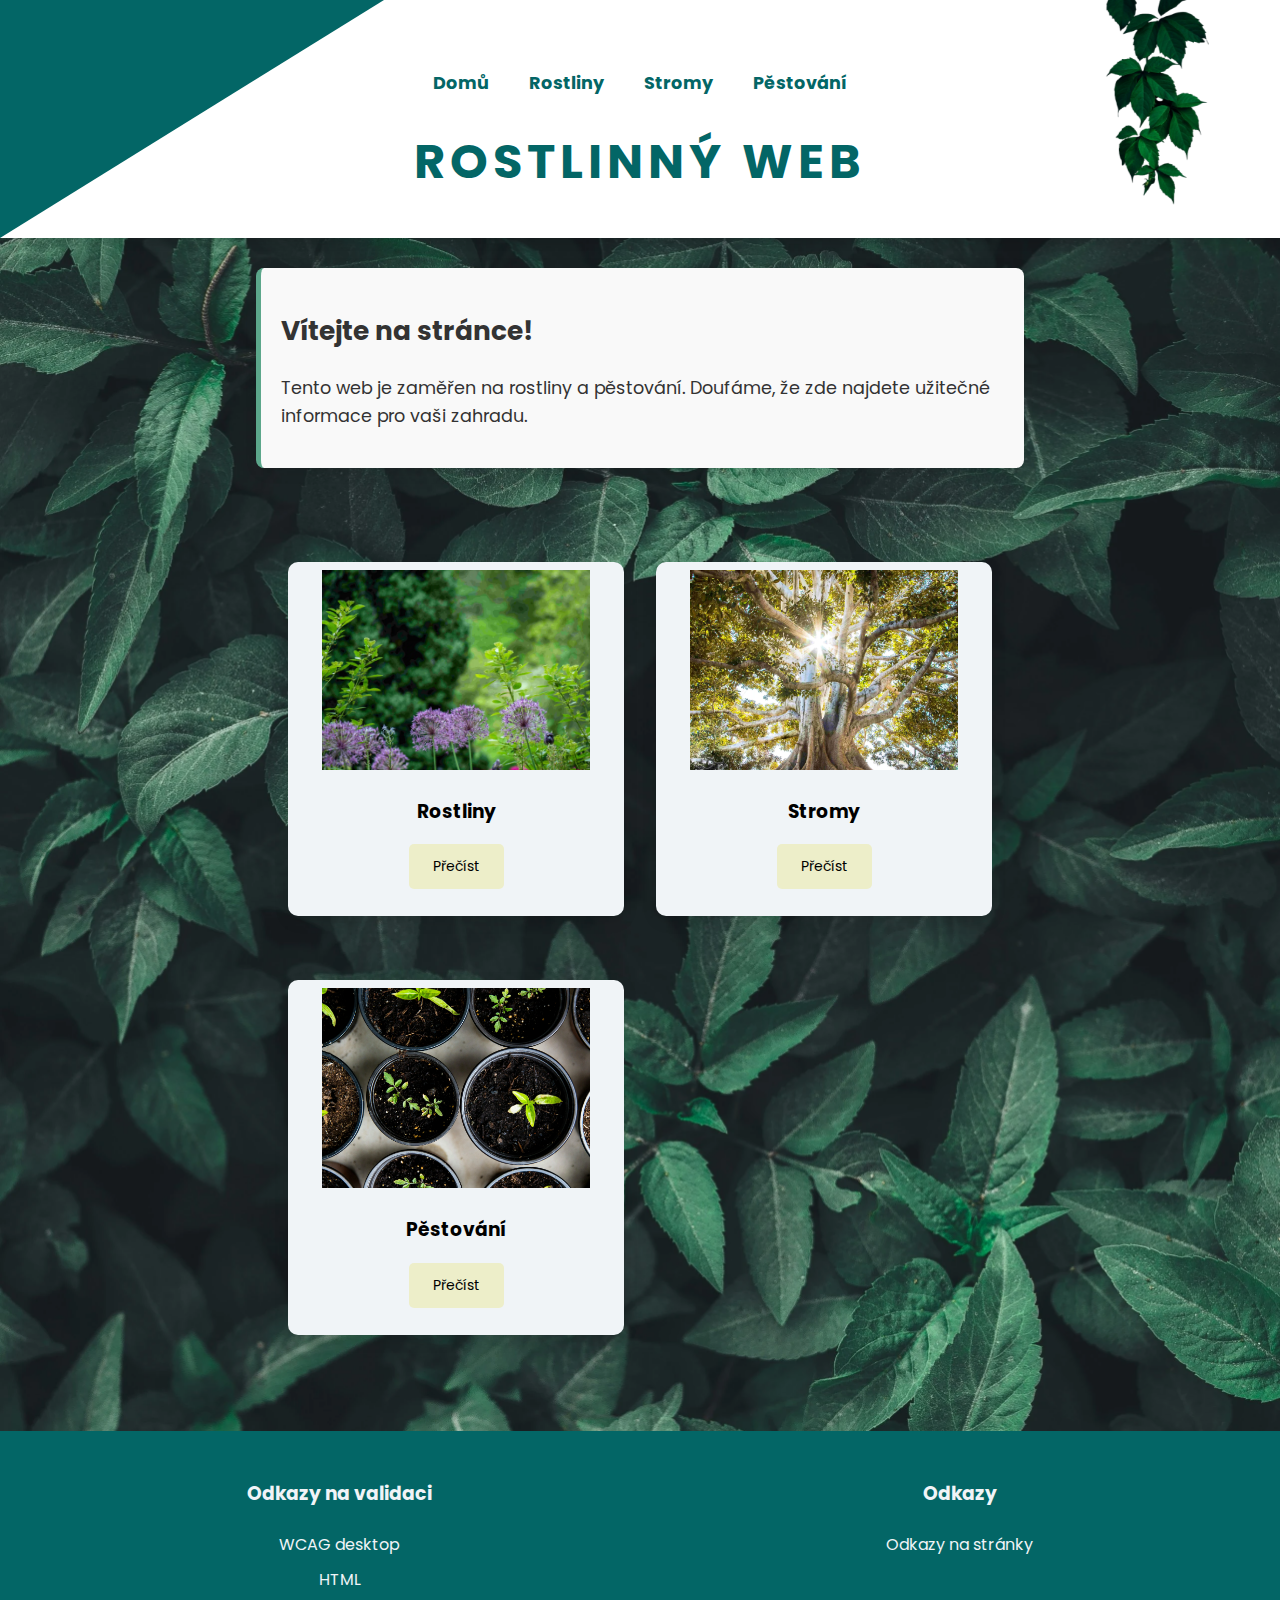
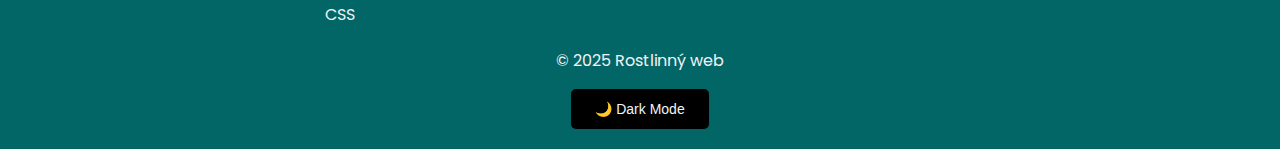
<file: index.html>
<!DOCTYPE html>
<html lang="cs">
<head>
    <meta charset="UTF-8">
    <meta name="viewport" content="width=device-width, initial-scale=1.0">
    <title>Rostlinný web</title>
    <link rel="stylesheet" href="./styles/main.css">
    <link rel="stylesheet" href="./styles/dark_mode.css">
    <script src="./scripts/dark_mode.js"></script>
</head>
<body>
    <header>
        <nav>
            <ul>
                <li><a href="index.html">Domů</a></li>
                <li><a href="rostliny.html">Rostliny</a></li>
                <li><a href="stromy.html">Stromy</a></li>
                <li><a href="pestovani.html">Pěstování</a></li>
            </ul>
        </nav>
        <div class="hero">
            <div class="plant right">
                <img src="./img/listy.png" alt="Popínavá rostlina">
            </div> 
            <h1>Rostlinný web</h1>
        </div>
    </header>
    <div class="container" id="odkazy">
        <div class="text">
            <div>
                <h2>Vítejte na stránce! </h2>
                <p>Tento web je zaměřen na rostliny a pěstování. Doufáme, že zde najdete užitečné informace pro vaši zahradu.</p>
            </div>
        </div>
        <div class="body">
            <div class="grid">
                <div class="box">
                    <figure>
                        <img class="img" alt="Rostliny" src="./img/plants.webp">
                    </figure>
                    <h3>Rostliny</h3>
                    <a href="./rostliny.html" class="btn-read">Přečíst</a>
                </div>
                <div class="box">
                    <figure>
                        <img class="img" alt="Stromy" src="./img/strom.webp">
                    </figure>
                    <h3>Stromy</h3>
                    <a href="./stromy.html" class="btn-read">Přečíst</a>
                </div>
                <div class="box">
                    <figure>
                        <img class="img" alt="Pěstování" src="./img/garden.webp">
                    </figure>
                    <h3>Pěstování</h3>
                    <a class="btn-read" href="pestovani.html">Přečíst</a>
                </div>
            </div>
        </div>       
    </div>
    <footer>
        <div class="footer-container">
            <div class="hrefs">
                <h3>Odkazy na validaci</h3>
                <a href="https://achecks.org/achecker#wcag21aa-desktop,https://alenakamenska.github.io/TWS/index.html">WCAG desktop</a>
                <a href="https://validator.w3.org/nu/?doc=https%3A%2F%2Falenakamenska.github.io%2FTWS%2F">HTML</a>
                <a href="https://jigsaw.w3.org/css-validator/validator?uri=https%3A%2F%2Falenakamenska.github.io%2FTWS%2F&profile=css3svg&usermedium=all&warning=1&vextwarning=&lang=cs">CSS</a>
            </div>
            <div class="hrefs">
                <h3>Odkazy</h3>
                <a href="#odkazy">Odkazy na stránky</a>
            </div>
        </div>
        <p>&copy; 2025 Rostlinný web</p>
        <button class="btn-mode" id="btn-mode">🌙 Dark Mode</button>
    </footer>     
</body>
</html>
</file>
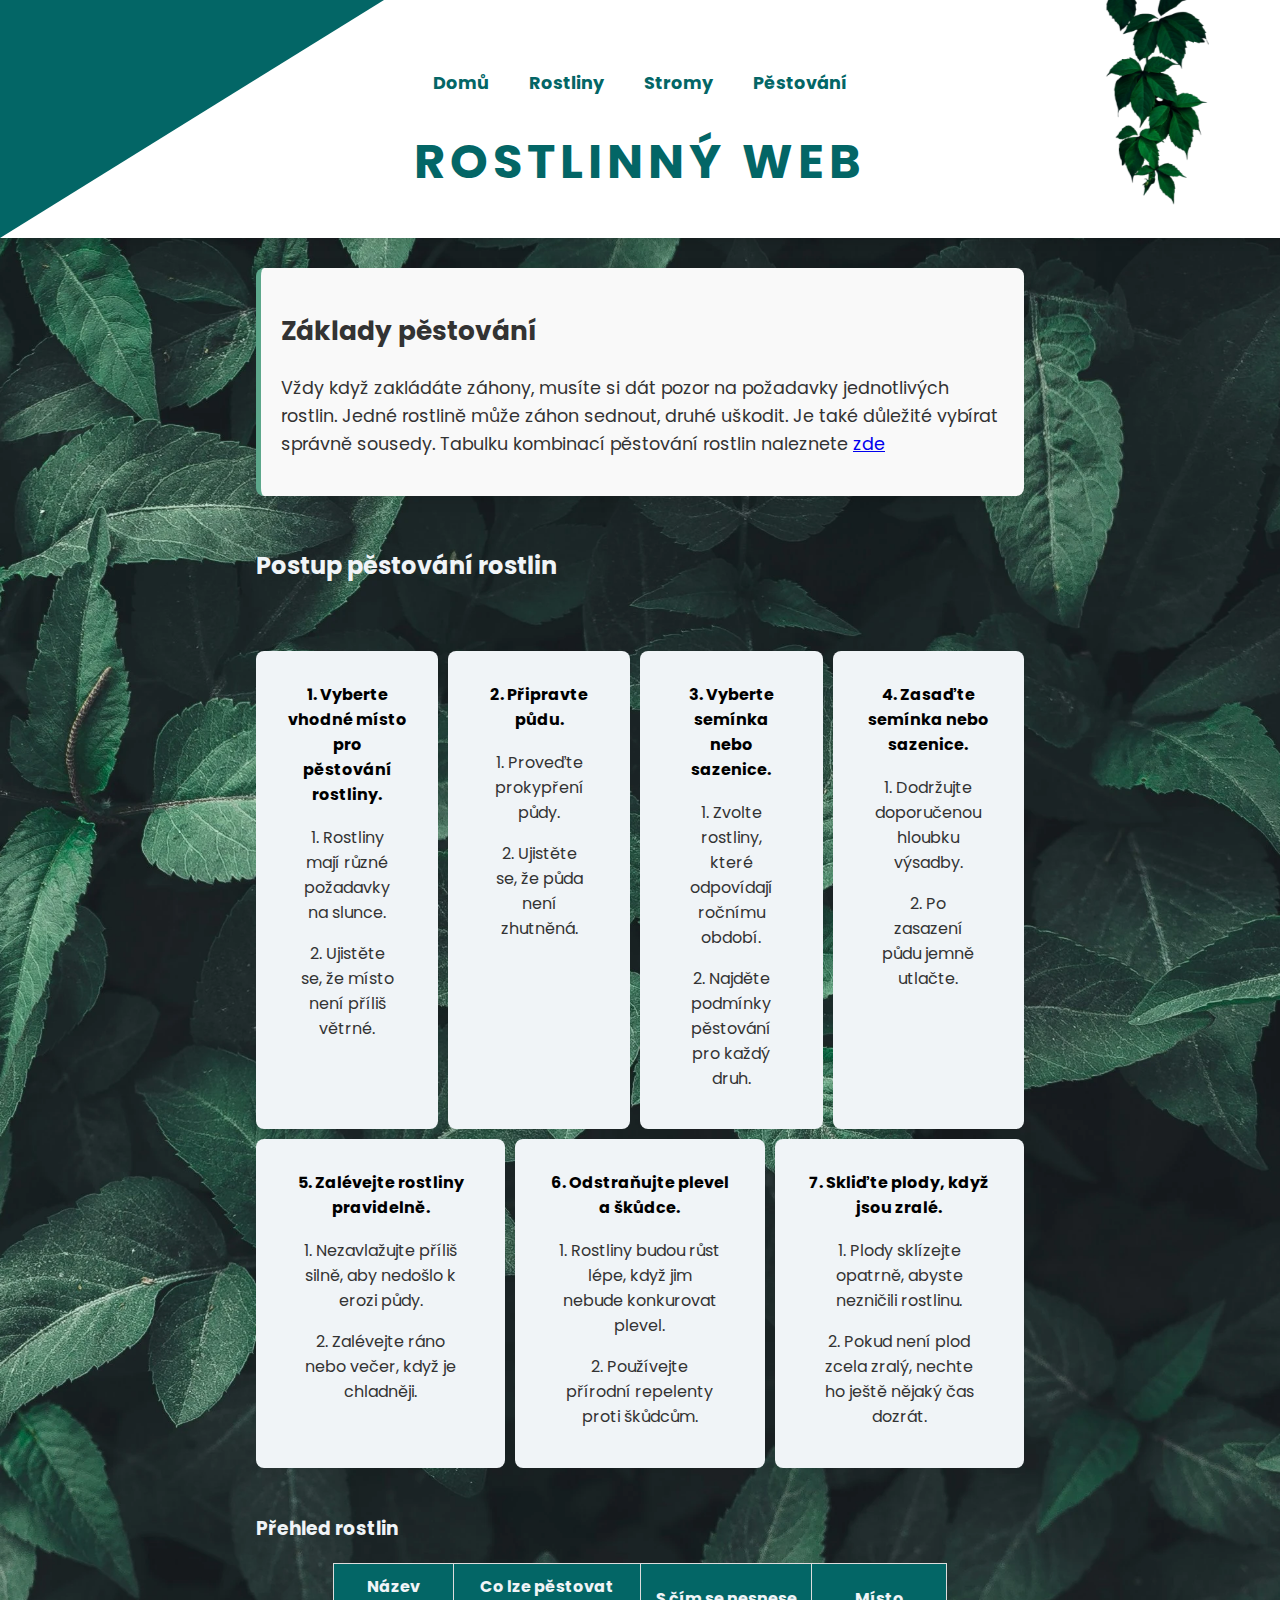
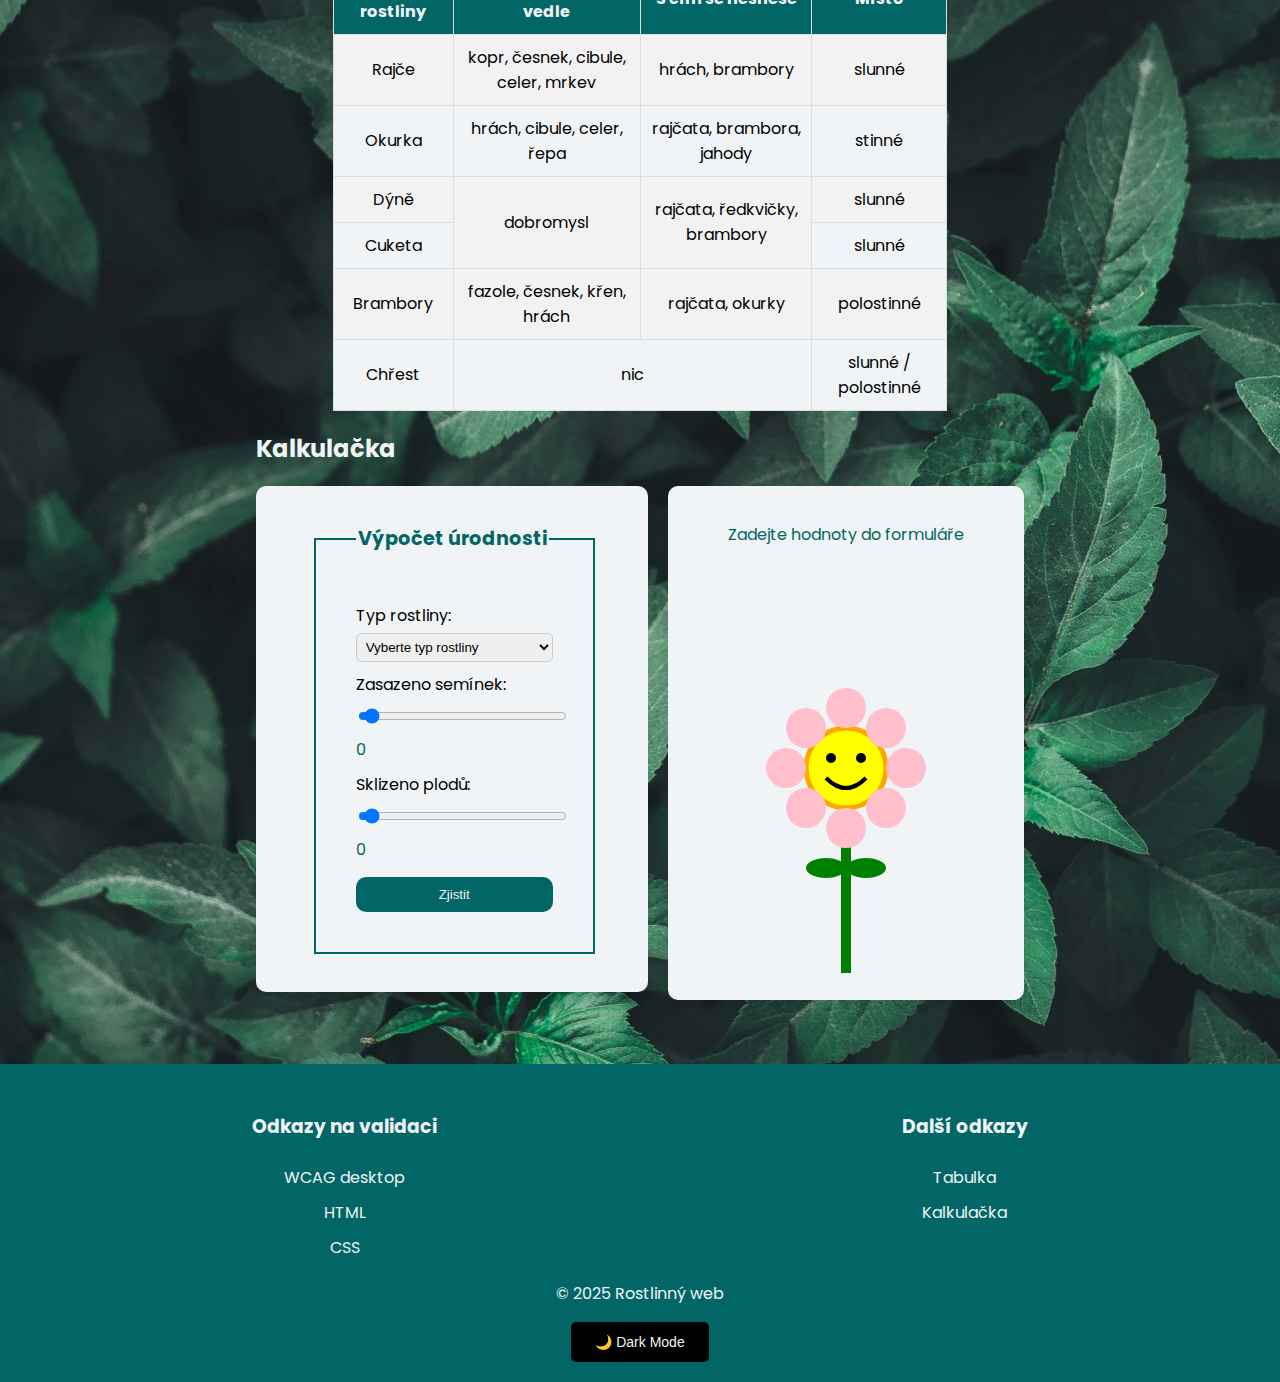
<file: pestovani.html>
<!DOCTYPE html>
<html lang="cs">
<head>
    <meta charset="UTF-8">
    <meta name="viewport" content="width=device-width, initial-scale=1.0">
    <link rel="stylesheet" href="./styles/main.css">
    <link rel="stylesheet" href="./styles/dark_mode.css">
    <script src="./scripts/index.js"></script>
    <script src="./scripts/dark_mode.js"></script>
    <title>Pěstování</title>
</head>
<body>
    <header>
        <nav>
            <ul>
                <li><a href="index.html">Domů</a></li>
                <li><a href="rostliny.html">Rostliny</a></li>
                <li><a href="stromy.html">Stromy</a></li>
                <li><a href="pestovani.html">Pěstování</a></li>
            </ul>
        </nav>
        <div class="hero">
            <div class="plant right">
                <img src="./img/listy.png" alt="Popínavá rostlina">
            </div> 
            <h1>Rostlinný web</h1>
        </div>
    </header>
    <div class="container">
        <div class="text">
            <div>
            <h2>Základy pěstování</h2>
            <p>Vždy když zakládáte záhony, musíte si dát pozor na požadavky jednotlivých rostlin. 
                Jedné rostlině může záhon sednout, druhé uškodit.
                Je také důležité vybírat správně sousedy. Tabulku kombinací pěstování rostlin naleznete <a href="#tabulka">zde</a>
            </p>
        </div>
            <h2>Postup pěstování rostlin</h2>
            <ol>
                <li>Vyberte vhodné místo pro pěstování rostliny.
                    <ol>
                        <li>Rostliny mají různé požadavky na slunce.</li>
                        <li>Ujistěte se, že místo není příliš větrné.</li>
                    </ol>
                </li>
                <li>Připravte půdu.
                    <ol>
                        <li>Proveďte prokypření půdy.</li>
                        <li>Ujistěte se, že půda není zhutněná.</li>
                    </ol>
                </li>
                <li>Vyberte semínka nebo sazenice.
                    <ol>
                        <li>Zvolte rostliny, které odpovídají ročnímu období.</li>
                        <li>Najděte podmínky pěstování pro každý druh.</li>
                    </ol>
                </li>
                <li>Zasaďte semínka nebo sazenice.
                    <ol>
                        <li>Dodržujte doporučenou hloubku výsadby.</li>
                        <li>Po zasazení půdu jemně utlačte.</li>
                    </ol>
                </li>
                <li>Zalévejte rostliny pravidelně.
                    <ol>
                        <li>Nezavlažujte příliš silně, aby nedošlo k erozi půdy.</li>
                        <li>Zalévejte ráno nebo večer, když je chladněji.</li>
                    </ol>
                </li>
                <li>Odstraňujte plevel a škůdce.
                    <ol>
                        <li>Rostliny budou růst lépe, když jim nebude konkurovat plevel.</li>
                        <li>Používejte přírodní repelenty proti škůdcům.</li>
                    </ol>
                </li>
                <li>Skliďte plody, když jsou zralé.
                    <ol>
                        <li>Plody sklízejte opatrně, abyste nezničili rostlinu.</li>
                        <li>Pokud není plod zcela zralý, nechte ho ještě nějaký čas dozrát.</li>
                    </ol>
                </li>
            </ol>
        </div>
        <h3 id="tabulka">Přehled rostlin</h3>
        <div>
            <table>
                <tr>
                    <th>Název rostliny</th>
                    <th>Co lze pěstovat vedle</th>
                    <th>S čím se nesnese</th>
                    <th>Místo</th>
                </tr>
                <tr>
                    <td>Rajče</td>
                    <td>kopr, česnek, cibule, celer, mrkev</td>
                    <td>hrách, brambory</td>
                    <td>slunné</td>
                </tr>
                <tr>
                    <td>Okurka</td>
                    <td>hrách, cibule, celer, řepa</td>
                    <td>rajčata, brambora, jahody</td>
                    <td>stinné</td>
                </tr>
                <tr>
                    <td>Dýně</td>
                    <td rowspan="2">dobromysl</td>
                    <td rowspan="2">rajčata, ředkvičky, brambory</td>
                    <td>slunné</td>
                </tr>
                <tr>
                    <td>Cuketa</td>
                    <td>slunné</td>
                </tr>
                <tr>
                    <td>Brambory</td>
                    <td>fazole, česnek, křen, hrách</td>
                    <td>rajčata, okurky</td>
                    <td>polostinné</td>
                </tr>
                <tr>
                    <td>Chřest</td>
                    <td colspan="2">nic</td>
                    <td>slunné / polostinné</td>
                </tr>
            </table>
        </div>
        <h2 id="kalkulacka">Kalkulačka </h2>
        <div class="calculation">
            <div class="form">
                <form id="urodnostForm">
                    <fieldset>
                        <legend>Výpočet úrodnosti</legend>
                        <label for="typ">Typ rostliny:</label>
                        <select id="typ" name="typ" required>
                            <option value="">Vyberte typ rostliny</option>
                            <option value="rajčata">Rajčata</option>
                            <option value="papriky">Papriky</option>
                            <option value="okurky">Okurky</option>
                            <option value="jahody">Jahody</option>
                        </select>
                        <label for="zasazeno">Zasazeno semínek:</label>
                        <input type="range" id="zasazeno" name="zasazeno" min="0" max="100" step="1" value="0">
                        <span id="zasazenoValue">0</span>
                        <label for="sklizeno">Sklizeno plodů:</label>
                        <input type="range" id="sklizeno" name="sklizeno" min="0" max="100" step="1" value="0">
                        <span id="sklizenoValue">0</span>
                        <button type="submit" class="btn-form">Zjistit</button>
                    </fieldset>
                </form>
            </div>
            <div class="vizualization">
                <p class="result" id="vysledek">Zadejte hodnoty do formuláře</p>
                <svg width="200" height="410" viewBox="0 0 200 200">
                    <!-- Květina -->
                    <g class="flower">
                        <rect x="95" y="140" width="10" height="200" fill="green"/>
                        <ellipse class="leaf" cx="80" cy="200" rx="20" ry="10" fill="green"/>
                        <ellipse class="leaf" cx="120" cy="200" rx="20" ry="10" fill="green"/>
                        <circle cx="100" cy="100" r="40" fill="yellow" stroke="orange" stroke-width="5"/>
                        <circle cx="60" cy="60" r="20" fill="pink"/>
                        <circle cx="140" cy="60" r="20" fill="pink"/>
                        <circle cx="60" cy="140" r="20" fill="pink"/>
                        <circle cx="140" cy="140" r="20" fill="pink"/>
                        <circle cx="100" cy="160" r="20" fill="pink"/>
                        <circle cx="160" cy="100" r="20" fill="pink"/>
                        <circle cx="100" cy="40" r="20" fill="pink"/>
                        <circle cx="40" cy="100" r="20" fill="pink"/>
                    </g>
                   <!-- Obličej -->
                    <g class="face">
                        <circle cx="85" cy="90" r="5" fill="black"/>
                        <circle cx="115" cy="90" r="5" fill="black"/>
                        <path class="smile" d="M80,110 Q100,130 120,110" stroke="black" stroke-width="4" fill="none"/>
                        <path class="frown" d="M80,120 Q100,100 120,120" stroke="black" stroke-width="4" fill="none" style="display: none;"/>
                    </g>
                </svg>          
            </div>
            
        </div>
    </div>
    <footer>
        <div class="footer-container">
            <div class="hrefs">
                <h3>Odkazy na validaci</h3>
                <a href="https://achecks.org/achecker#wcag21aa-desktop,https://alenakamenska.github.io/TWS/pestovani.html">WCAG desktop</a>
                <a href="https://validator.w3.org/nu/?doc=https%3A%2F%2Falenakamenska.github.io%2FTWS%2Fpestovani.html">HTML</a>
                <a href="https://jigsaw.w3.org/css-validator/validator?uri=https%3A%2F%2Falenakamenska.github.io%2FTWS%2Fpestovani.html&profile=css3svg&usermedium=all&warning=1&vextwarning=&lang=cs">CSS</a>
            </div>
            <div class="hrefs">
                <h3>Další odkazy</h3>
                <a href="#tabulka">Tabulka</a>
                <a href="#kalkulacka">Kalkulačka</a>
            </div>
        </div>
        <p>&copy; 2025 Rostlinný web</p>
        <button class="btn-mode" id="btn-mode">🌙 Dark Mode</button>
    </footer>
       
</body>
</html>
</file>
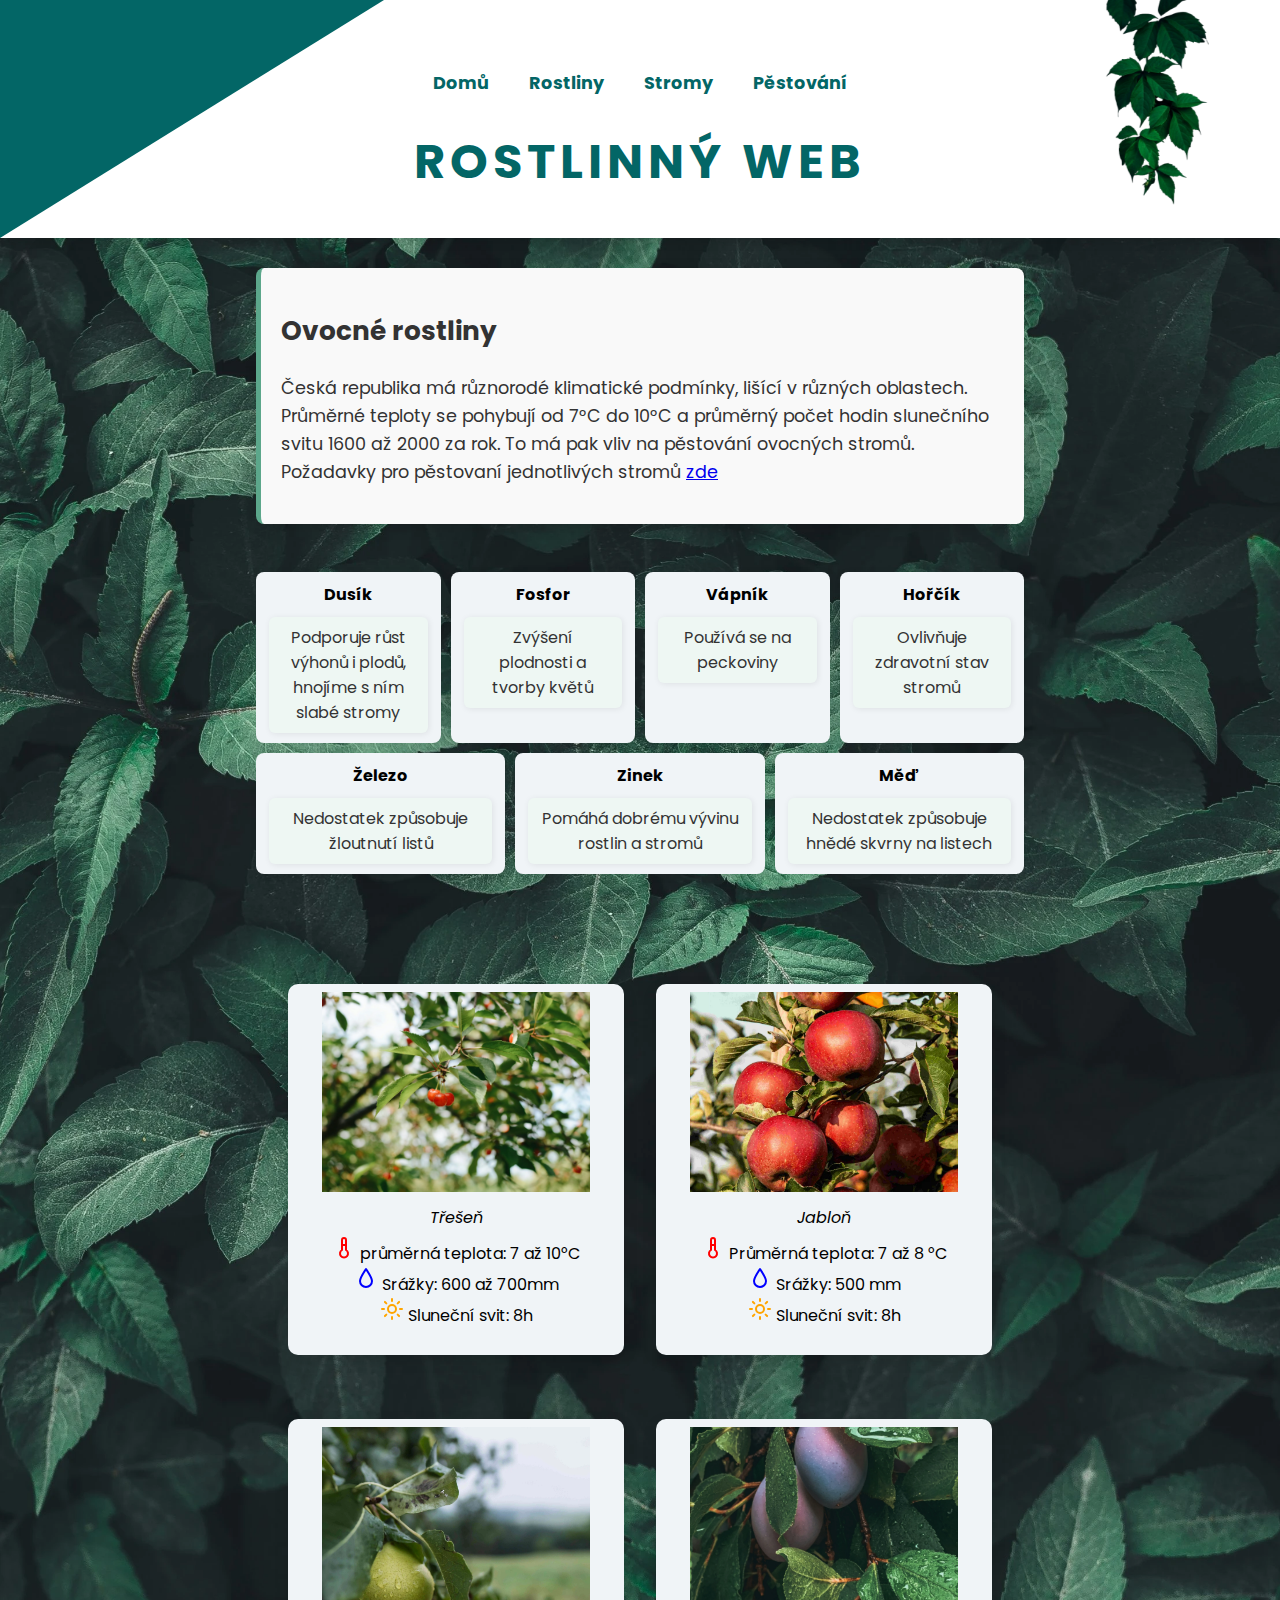
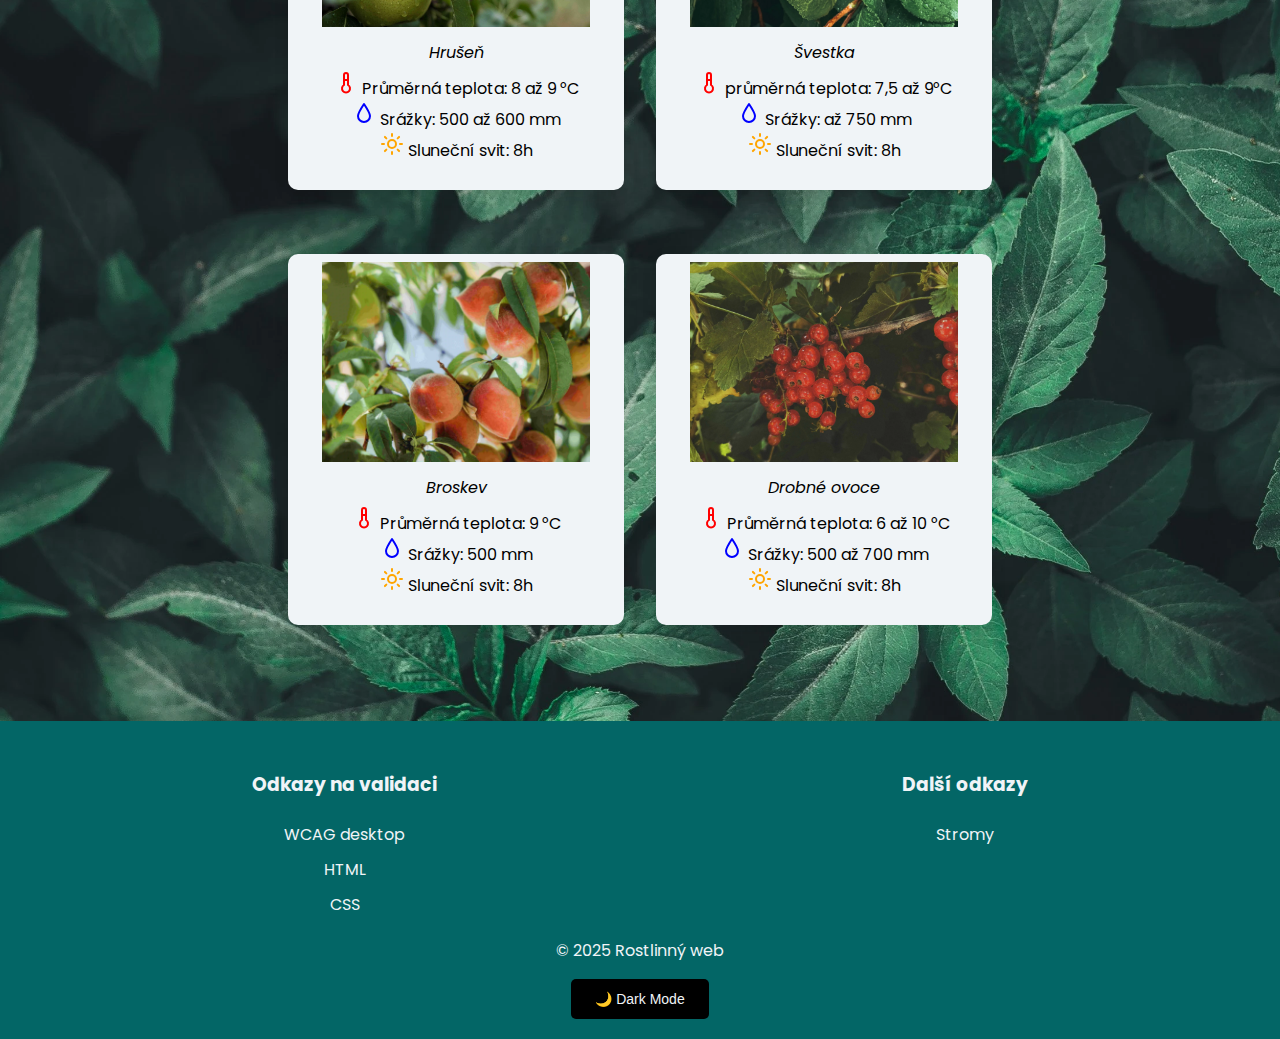
<file: stromy.html>
<!DOCTYPE html>
<html lang="cs">
<head>
    <meta charset="UTF-8">
    <meta name="viewport" content="width=device-width, initial-scale=1.0">
    <title>Rostlinný web</title>
    <link rel="stylesheet" href="./styles/main.css">
    <link rel="stylesheet" href="./styles/dark_mode.css">
    <script src="./scripts/dark_mode.js"></script>
</head>
<body>
    <header>
        <nav>
            <ul>
                <li><a href="index.html">Domů</a></li>
                <li><a href="rostliny.html">Rostliny</a></li>
                <li><a href="stromy.html">Stromy</a></li>
                <li><a href="pestovani.html">Pěstování</a></li>
            </ul>
        </nav>
        <div class="hero">
            <div class="plant right">
                <img src="./img/listy.png" alt="Popínavá rostlina">
            </div> 
            <h1>Rostlinný web</h1>
        </div>
    </header>
    <div class="container">
        <div class="text">
            <div>
                <h2>Ovocné rostliny</h2>
                <p>Česká republika má různorodé klimatické podmínky, lišící v různých oblastech. 
                    Průměrné teploty se pohybují od 7°C do 10°C a průměrný počet hodin slunečního svitu 1600 až 2000 za rok.
                    To má pak vliv na pěstování ovocných stromů. Požadavky pro pěstovaní jednotlivých stromů <a href="#prehled">zde</a>
                </p>
            </div>
            <ul>
                <li>Dusík
                    <ul>
                        <li>Podporuje růst výhonů i plodů, hnojíme s ním slabé stromy</li>
                    </ul>
                </li>
                <li>Fosfor
                    <ul>
                        <li>Zvýšení plodnosti a tvorby květů</li>
                    </ul>
                </li>
                <li>Vápník
                    <ul>
                        <li>Používá se na peckoviny</li>
                    </ul>
                </li>
                <li>Hořčík
                    <ul>
                        <li>Ovlivňuje zdravotní stav stromů</li>
                    </ul>
                </li>
                <li>Železo
                    <ul>
                        <li>Nedostatek způsobuje žloutnutí listů</li>
                    </ul>
                </li>
                <li>Zinek
                    <ul>
                        <li>Pomáhá dobrému vývinu rostlin a stromů</li>
                    </ul>
                </li>
                <li>Měď
                    <ul>
                        <li>Nedostatek způsobuje hnědé skvrny na listech</li>
                    </ul>
                </li>
            </ul>
        </div>
        <div id="prehled" class="body">
            <div class="grid">
                <div class="box">
                    <figure>
                        <img class="img" alt="Třešeň" src="./img/tresen.webp">
                        <figcaption>Třešeň</figcaption>
                    </figure>
                    <div class="info">
                        <svg width="24" height="24" viewBox="0 0 24 24" fill="none" xmlns="http://www.w3.org/2000/svg">
                            <path d="M10 15a4 4 0 1 0 4 0V5a2 2 0 1 0-4 0v10Z" stroke="red" stroke-width="2" stroke-linecap="round" stroke-linejoin="round"/>
                            <path d="M10 10h4" stroke="red" stroke-width="2" stroke-linecap="round"/>
                        </svg>
                        <span>průměrná teplota: 7 až 10°C</span>
                    </div>
                    
                    <div class="info">
                        <svg width="24" height="24" viewBox="0 0 24 24" fill="none" xmlns="http://www.w3.org/2000/svg">
                            <path d="M12 3c4 6 6 9 6 12a6 6 0 1 1-12 0c0-3 2-6 6-12Z" stroke="blue" stroke-width="2" stroke-linecap="round" stroke-linejoin="round"/>
                        </svg>
                        <span>Srážky: 600 až 700mm</span>
                    </div>
                
                    <div class="info">
                        <svg width="24" height="24" viewBox="0 0 24 24" fill="none" xmlns="http://www.w3.org/2000/svg">
                            <circle cx="12" cy="12" r="4" stroke="orange" stroke-width="2"/>
                            <path d="M12 2v2M12 20v2M4 12H2M22 12h-2M4.93 4.93l1.41 1.41M17.66 17.66l1.41 1.41M4.93 19.07l1.41-1.41M17.66 6.34l1.41-1.41" stroke="orange" stroke-width="2" stroke-linecap="round"/>
                        </svg>
                        <span>Sluneční svit: 8h</span>
                    </div>
                </div>
                <div class="box">
                    <figure>
                        <img class="img" alt="Jabloň" src="./img/jablon.webp">
                        <figcaption>Jabloň</figcaption>
                    </figure>
                    <div class="info">
                        <svg width="24" height="24" viewBox="0 0 24 24" fill="none" xmlns="http://www.w3.org/2000/svg">
                            <path d="M10 15a4 4 0 1 0 4 0V5a2 2 0 1 0-4 0v10Z" stroke="red" stroke-width="2" stroke-linecap="round" stroke-linejoin="round"/>
                            <path d="M10 10h4" stroke="red" stroke-width="2" stroke-linecap="round"/>
                        </svg>
                        <span>Průměrná teplota: 7 až 8 °C</span>
                    </div>
                    
                    <div class="info">
                        <svg width="24" height="24" viewBox="0 0 24 24" fill="none" xmlns="http://www.w3.org/2000/svg">
                            <path d="M12 3c4 6 6 9 6 12a6 6 0 1 1-12 0c0-3 2-6 6-12Z" stroke="blue" stroke-width="2" stroke-linecap="round" stroke-linejoin="round"/>
                        </svg>
                        <span>Srážky: 500 mm</span>
                    </div>
                
                    <div class="info">
                        <svg width="24" height="24" viewBox="0 0 24 24" fill="none" xmlns="http://www.w3.org/2000/svg">
                            <circle cx="12" cy="12" r="4" stroke="orange" stroke-width="2"/>
                            <path d="M12 2v2M12 20v2M4 12H2M22 12h-2M4.93 4.93l1.41 1.41M17.66 17.66l1.41 1.41M4.93 19.07l1.41-1.41M17.66 6.34l1.41-1.41" stroke="orange" stroke-width="2" stroke-linecap="round"/>
                        </svg>
                        <span>Sluneční svit: 8h</span>
                    </div>
                </div>
                <div class="box">
                    <figure>
                        <img class="img" alt="Hrušeň" src="./img/hrusen.webp">
                        <figcaption>Hrušeň</figcaption>
                    </figure>
                    <div class="info">
                        <svg width="24" height="24" viewBox="0 0 24 24" fill="none" xmlns="http://www.w3.org/2000/svg">
                            <path d="M10 15a4 4 0 1 0 4 0V5a2 2 0 1 0-4 0v10Z" stroke="red" stroke-width="2" stroke-linecap="round" stroke-linejoin="round"/>
                            <path d="M10 10h4" stroke="red" stroke-width="2" stroke-linecap="round"/>
                        </svg>
                        <span>Průměrná teplota: 8 až 9 °C</span>
                    </div>
                    
                    <div class="info">
                        <svg width="24" height="24" viewBox="0 0 24 24" fill="none" xmlns="http://www.w3.org/2000/svg">
                            <path d="M12 3c4 6 6 9 6 12a6 6 0 1 1-12 0c0-3 2-6 6-12Z" stroke="blue" stroke-width="2" stroke-linecap="round" stroke-linejoin="round"/>
                        </svg>
                        <span>Srážky: 500 až 600 mm</span>
                    </div>
                
                    <div class="info">
                        <svg width="24" height="24" viewBox="0 0 24 24" fill="none" xmlns="http://www.w3.org/2000/svg">
                            <circle cx="12" cy="12" r="4" stroke="orange" stroke-width="2"/>
                            <path d="M12 2v2M12 20v2M4 12H2M22 12h-2M4.93 4.93l1.41 1.41M17.66 17.66l1.41 1.41M4.93 19.07l1.41-1.41M17.66 6.34l1.41-1.41" stroke="orange" stroke-width="2" stroke-linecap="round"/>
                        </svg>
                        <span>Sluneční svit: 8h</span>
                    </div>
                </div>
                <div class="box">
                    <figure>
                        <img class="img" alt="Švestka" src="./img/svestka.webp">
                        <figcaption>Švestka</figcaption>
                    </figure>
                    <div class="info">
                        <svg width="24" height="24" viewBox="0 0 24 24" fill="none" xmlns="http://www.w3.org/2000/svg">
                            <path d="M10 15a4 4 0 1 0 4 0V5a2 2 0 1 0-4 0v10Z" stroke="red" stroke-width="2" stroke-linecap="round" stroke-linejoin="round"/>
                            <path d="M10 10h4" stroke="red" stroke-width="2" stroke-linecap="round"/>
                        </svg>
                        <span>průměrná teplota: 7,5 až 9°C</span>
                    </div>
                    
                    <div class="info">
                        <svg width="24" height="24" viewBox="0 0 24 24" fill="none" xmlns="http://www.w3.org/2000/svg">
                            <path d="M12 3c4 6 6 9 6 12a6 6 0 1 1-12 0c0-3 2-6 6-12Z" stroke="blue" stroke-width="2" stroke-linecap="round" stroke-linejoin="round"/>
                        </svg>
                        <span>Srážky: až 750 mm</span>
                    </div>
                
                    <div class="info">
                        <svg width="24" height="24" viewBox="0 0 24 24" fill="none" xmlns="http://www.w3.org/2000/svg">
                            <circle cx="12" cy="12" r="4" stroke="orange" stroke-width="2"/>
                            <path d="M12 2v2M12 20v2M4 12H2M22 12h-2M4.93 4.93l1.41 1.41M17.66 17.66l1.41 1.41M4.93 19.07l1.41-1.41M17.66 6.34l1.41-1.41" stroke="orange" stroke-width="2" stroke-linecap="round"/>
                        </svg>
                        <span>Sluneční svit: 8h</span>
                    </div>
                </div>
                <div class="box">
                    <figure>
                        <img class="img" alt="Broskev" src="./img/broskev.webp">
                        <figcaption>Broskev</figcaption>
                    </figure>
                    <div class="info">
                        <svg width="24" height="24" viewBox="0 0 24 24" fill="none" xmlns="http://www.w3.org/2000/svg">
                            <path d="M10 15a4 4 0 1 0 4 0V5a2 2 0 1 0-4 0v10Z" stroke="red" stroke-width="2" stroke-linecap="round" stroke-linejoin="round"/>
                            <path d="M10 10h4" stroke="red" stroke-width="2" stroke-linecap="round"/>
                        </svg>
                        <span>Průměrná teplota: 9 °C</span>
                    </div>
                    
                    <div class="info">
                        <svg width="24" height="24" viewBox="0 0 24 24" fill="none" xmlns="http://www.w3.org/2000/svg">
                            <path d="M12 3c4 6 6 9 6 12a6 6 0 1 1-12 0c0-3 2-6 6-12Z" stroke="blue" stroke-width="2" stroke-linecap="round" stroke-linejoin="round"/>
                        </svg>
                        <span>Srážky: 500 mm</span>
                    </div>
                
                    <div class="info">
                        <svg width="24" height="24" viewBox="0 0 24 24" fill="none" xmlns="http://www.w3.org/2000/svg">
                            <circle cx="12" cy="12" r="4" stroke="orange" stroke-width="2"/>
                            <path d="M12 2v2M12 20v2M4 12H2M22 12h-2M4.93 4.93l1.41 1.41M17.66 17.66l1.41 1.41M4.93 19.07l1.41-1.41M17.66 6.34l1.41-1.41" stroke="orange" stroke-width="2" stroke-linecap="round"/>
                        </svg>
                        <span>Sluneční svit: 8h</span>
                    </div>
                </div>
                <div class="box">
                    <figure>
                        <img class="img" alt="Drobné ovoce" src="./img/rybiz.webp">
                        <figcaption>Drobné ovoce</figcaption>
                    </figure>
                    <div class="info">
                        <svg width="24" height="24" viewBox="0 0 24 24" fill="none" xmlns="http://www.w3.org/2000/svg">
                            <path d="M10 15a4 4 0 1 0 4 0V5a2 2 0 1 0-4 0v10Z" stroke="red" stroke-width="2" stroke-linecap="round" stroke-linejoin="round"/>
                            <path d="M10 10h4" stroke="red" stroke-width="2" stroke-linecap="round"/>
                        </svg>
                        <span>Průměrná teplota: 6 až 10 °C</span>
                    </div>
                    
                    <div class="info">
                        <svg width="24" height="24" viewBox="0 0 24 24" fill="none" xmlns="http://www.w3.org/2000/svg">
                            <path d="M12 3c4 6 6 9 6 12a6 6 0 1 1-12 0c0-3 2-6 6-12Z" stroke="blue" stroke-width="2" stroke-linecap="round" stroke-linejoin="round"/>
                        </svg>
                        <span>Srážky: 500 až 700 mm</span>
                    </div>
                
                    <div class="info">
                        <svg width="24" height="24" viewBox="0 0 24 24" fill="none" xmlns="http://www.w3.org/2000/svg">
                            <circle cx="12" cy="12" r="4" stroke="orange" stroke-width="2"/>
                            <path d="M12 2v2M12 20v2M4 12H2M22 12h-2M4.93 4.93l1.41 1.41M17.66 17.66l1.41 1.41M4.93 19.07l1.41-1.41M17.66 6.34l1.41-1.41" stroke="orange" stroke-width="2" stroke-linecap="round"/>
                        </svg>
                        <span>Sluneční svit: 8h</span>
                    </div>
                </div>
            </div>
        </div>
    </div>
    <footer>
        <div class="footer-container">
            <div class="hrefs">
                <h3>Odkazy na validaci</h3>
                <a href="https://achecks.org/achecker#wcag21aa-desktop,https://alenakamenska.github.io/TWS/stromy.html">WCAG desktop</a>
                <a href="https://validator.w3.org/nu/?doc=https%3A%2F%2Falenakamenska.github.io%2FTWS%2Fstromy.html">HTML</a>
                <a href="https://jigsaw.w3.org/css-validator/validator?uri=https%3A%2F%2Falenakamenska.github.io%2FTWS%2Fstromy.html&profile=css3svg&usermedium=all&warning=1&vextwarning=&lang=cs">CSS</a>
            </div>
            <div class="hrefs">
                <h3>Další odkazy</h3>
                <a href="#prehled">Stromy</a>
            </div>
        </div>
        <p>&copy; 2025 Rostlinný web</p>
        <button class="btn-mode" id="btn-mode">🌙 Dark Mode</button>
    </footer>
    
</body>
</html>
</file>
<file: styles/main.css>
@import url('https://fonts.googleapis.com/css2?family=Poppins:ital,wght@0,100;0,200;0,300;0,400;0,500;0,600;0,700;0,800;0,900;1,100;1,200;1,300;1,400;1,500;1,600;1,700;1,800;1,900&family=Sigmar&display=swap');

:root {
    --primary-color: #036666;
    --secondary-color: #56ab91;
    --accent-color: #f0f4f7;
    --button-hover-bg: #2e6b31;
    --table-row-even-bg: #f2f2f2;
    --input-border-color: #ccc;
    --box-shadow-color: rgba(0, 0, 0, 0.1);
    --tree-shadow: rgba(0, 0, 0, 0.08);
}

.container {
    padding-right: 20%;
    padding-left: 20%;
    padding-bottom: 5%;
    flex: 1;
}

body {
    background-image: url('../img/pozadi.webp');
    background-size: cover;
    background-position: center;
    background-repeat: no-repeat;
    font-family: 'Poppins', sans-serif;
    margin: 0;
    padding: 0;
    height: 100%;
    color: var(--accent-color);
}

header {
    background-color: white;
    padding: 40px 0;
    position: relative;
    text-align: center;
    box-shadow: 0px 4px 10px var(--box-shadow-color);
    z-index: 1;
}

header::after {
    content: "";
    position: absolute;
    top: 0;
    left: 0;
    width: 30%;
    height: 100%;
    background-color: var(--primary-color);
    clip-path: polygon(0% 0%, 100% 0%, 0% 100%);
    z-index: 0;
}

.hero {
    display: flex;
    align-items: center;
    justify-content: center;
    position: relative;
    z-index: 2;
}

.hero img {
    max-width: 150px;
    height: auto;
    margin-right: 20px;
}

.hero h1 {
    font-size: 3em;
    color: var(--primary-color);
    font-weight: bold;
    text-transform: uppercase;
    margin: 0;
    letter-spacing: 5px;
}

nav {
    background-color: white;
    padding: 15px 0;
}

nav ul {
    list-style: none;
    padding: 0;
    margin: 0;
    display: flex;
    justify-content: center;
}

nav ul li {
    position: relative;
}

nav ul li a {
    text-decoration: none;
    color: var(--primary-color);
    font-weight: bold;
    padding: 15px 20px;
    display: block;
    transition: color 0.3s ease-in-out;
    font-size: 1.1em;
}

nav ul li a:hover {
    color: var(--secondary-color);
}

main {
    padding: 20px;
    text-align: center;
}

footer {
    background: var(--primary-color);
    color: var(--accent-color);
    text-align: center;
    padding: 20px;
}

.footer-container {
    display: flex;
    justify-content: space-around;
    flex-wrap: wrap;
    margin-top: 10px;
}

.hrefs {
    display: flex;
    flex-direction: column;
    align-items: center;
}

.hrefs a {
    color: var(--accent-color);
    text-decoration: none;
    margin: 5px 0;
}

.hrefs a:hover {
    text-decoration: underline;
}

.body {
    display: flex;
    justify-content: center;
    flex-direction: column;
}

.grid {
    display: grid;
    grid-template-columns: repeat(auto-fit, minmax(250px, 1fr));
    gap: 2em;
    padding: 2em;
}

.img {
    object-fit: cover;
    height: 200px;
    width: 80%;
    display: block;
    margin: 0.5em auto;
}

.box {
    background-color: var(--accent-color);
    color: black;
    text-align: center;
    width: 100%;
    max-width: 500px;
    font-size: 16px;
    border-radius: 10px;
    margin-top: 2em;
    box-shadow: 0px 5px 15px var(--box-shadow-color);
    overflow: hidden;
    display: flex;
    flex-direction: column;
    align-items: center;
    padding-bottom: 8%;
}

figure {
    width: 100%;
    margin: 0;
}

.video {
    width: 100%;
}

.btn-read {
    border-radius: 5px;
    background-color: #edeec9;
    padding: 12px 24px;
    border: none;
    cursor: pointer;
    font-size: 14px;
    color: black;
    text-decoration: none;
}

.btn-read:hover {
    background-color: #dde7c7;
    transform: scale(1.05);
    box-shadow: 0px 5px 10px var(--box-shadow-color);
}

table {
    width: 80%;
    margin: 20px auto;
    border-collapse: collapse;
    background-color: var(--accent-color);
}

th,
td {
    border: 1px solid #ddd;
    padding: 10px;
    text-align: center;
    color: black;
}

th {
    background-color: var(--primary-color);
    color: var(--accent-color);
}

tr:nth-child(even) {
    background-color: var(--table-row-even-bg);
}

.calculation {
    display: flex;
    gap: 20px;
    align-items: flex-start;
    flex-wrap: wrap;
    justify-content: center;
}

.form {
    background-color: var(--accent-color);
    border-radius: 10px;
    padding: 5%;
    box-shadow: 0px 5px 15px var(--box-shadow-color);
    flex: 1;
    width: 100%;
    max-width: 400px;
    display: flex;
    justify-content: center;
    align-items: center;
}

.vizualization {
    background-color: var(--accent-color);
    padding: 20px;
    border-radius: 10px;
    box-shadow: 0px 5px 15px var(--box-shadow-color);
    flex: 1;
    width: 100%;
    text-align: center;
    color: var(--primary-color);
}

fieldset {
    border: 2px solid var(--primary-color);
    padding: 40px;
    width: 100%;
    background-color: var(--accent-color);
    color: var(--primary-color);
    box-sizing: border-box;
}

legend {
    font-weight: bold;
    font-size: 1.2em;
    color: var(--primary-color);
}

label {
    display: block;
    margin-top: 10px;
    color: black;
}

input,
select {
    width: 100%;
    padding: 5px;
    margin-top: 5px;
    border: 1px solid var(--input-border-color);
    border-radius: 5px;
}

.btn-form {
    display: block;
    margin-top: 15px;
    padding: 10px;
    background-color: var(--primary-color);
    color: var(--accent-color);
    border: none;
    cursor: pointer;
    width: 100%;
    border-radius: 10px;
}

.btn-form:hover {
    background-color: var(--button-hover-bg);
}

.plant {
    position: fixed;
    top: 0;
    width: 18%;
    height: auto;
    z-index: -1;
    opacity: 1;
    transition: transform 0.5s ease-out;
}

.right {
    right: 0;
    transform: translateY(0);
}

@keyframes sway {
    0% {
        transform: translateY(0px) rotate(-2deg);
    }

    50% {
        transform: translateY(5px) rotate(2deg);
    }

    100% {
        transform: translateY(0px) rotate(-2deg);
    }
}

@keyframes wawe {
    0% {
        transform: rotateX(0deg);
    }

    25% {
        transform: rotateX(15deg);
    }

    50% {
        transform: rotateX(0deg);
    }

    75% {
        transform: rotateX(-15deg);
    }

    100% {
        transform: rotateX(0deg);
    }
}

.flower .leaf {
    transform-origin: center center;
    animation: wawe 1s infinite ease-in-out;
}

.flower .leaf:nth-child(2) {
    animation-delay: 0.5s;
}


.plant img {
    width: 100%;
    animation: sway 4s infinite ease-in-out;
}

.text {
    display: flex;
    justify-content: space-between;
    flex-direction: column;
    gap: 2em;
    max-width: 1000px;
    margin: 30px auto;
}

.text>div {
    font-size: 1.1em;
    line-height: 1.6;
    color: #333;
    background: #f9f9f9;
    padding: 20px;
    border-left: 5px solid #5ca78b;
    border-radius: 8px;
    box-shadow: 3px 3px 15px var(--box-shadow-color);
    flex: 1;
    transition: all 0.3s ease-in-out;
}

.text>div:hover {
    background: #eef7ee;
    transform: scale(1.02);
}

.text ul {
    list-style: none;
    padding: 0;
    display: flex;
    flex-wrap: wrap;
    gap: 10px;
}

.text ul>li {
    font-weight: bold;
    color: black;
    background: var(--accent-color);
    padding: 10px 13px;
    border-radius: 8px;
    box-shadow: 2px 2px 8px var(--tree-shadow);
    transition: all 0.3s ease-in-out;
    flex: 1 1 150px;
    text-align: center;
}

.text ul>li:hover {
    background: #98c9a3;
    transform: scale(1.02);
}

.text ul ul {
    display: flex;
    flex-wrap: wrap;
    gap: 8px;
    padding: 10px 0 0;
    justify-content: center;
}

.text ul ul li {
    font-weight: normal;
    color: #333;
    background: #eef7f3;
    padding: 8px 12px;
    border-radius: 6px;
    box-shadow: 1px 1px 6px rgba(0, 0, 0, 0.08);
}

ol {
    padding: 0;
    display: flex;
    flex-wrap: wrap;
    gap: 10px;
    ;
    list-style-position: inside;
}

ol>li {
    font-weight: bold;
    color: black;
    background: var(--accent-color);
    padding: 4%;
    border-radius: 8px;
    transition: all 0.3s ease-in-out;
    flex: 1;
    text-align: center;
}

ol>li:hover {
    background: #98c9a3;
    transform: scale(1.02);
}

ol ol {
    display: block;
    gap: 8px;
    padding: 10px 0 0;
    justify-content: center;
    flex-direction: column;
}

ol ol li {
    font-weight: normal;
    color: #333;
    padding: 8px 12px;
}

figcaption {
    padding: 5px 10px;
    border-radius: 5px;
    display: inline-block;
    font-style: italic;
}

.btn-mode {
    border-radius: 5px;
    background-color: black;
    padding: 12px 24px;
    border: none;
    cursor: pointer;
    font-size: 14px;
    color: var(--accent-color);
    text-decoration: none;
}

.btn-mode:hover {
    transform: scale(1.05);
    box-shadow: 5px 5px 10px var(--box-shadow-color);
}

/* Pro šířky obrazovek do 1024px */
@media (max-width: 1024px) {
    .container {
        padding-left: 10%;
        padding-right: 10%;
    }

    .box {
        max-width: 250px;
        height: auto;
    }

    nav ul {
        flex-direction: column;
    }

    nav ul li a {
        padding: 10px 0;
        font-size: 1em;
    }

    .hero {
        flex-direction: column;
    }

    .hero h1 {
        font-size: 2.5em;
    }

    .hero img {
        display: none;
    }

    table {
        width: 100%;
        overflow-x: auto;
    }

    .calculation {
        flex-direction: column;
        align-items: center;
    }

    .form,
    .vizualization {
        width: 100%;
        max-width: 90%;
    }
}

/* Pro šířky obrazovek do 768px */
@media (max-width: 768px) {
    .grid {
        display: grid;
        grid-template-columns: repeat(auto-fit, minmax(150px, 1fr));
        gap: 2em;
        padding: 2em;
    }

    .hero h1 {
        display: none;
    }

    .hero img {
        max-width: 100px;
        margin-right: 15px;
    }

    .box {
        max-width: 200px;
        height: auto;
    }

    nav ul {
        flex-direction: column;
    }

    nav ul li a {
        padding: 10px 0;
    }

    table {
        width: 100%;
    }

    .text ul>li {
        font-size: 0.9em;
    }

    .calculation {
        flex-direction: column;
        align-items: center;
    }

    .form,
    .vizualization {
        width: 100%;
        max-width: 90%;
    }

    table {
        width: 100%;
        display: block;
        overflow-x: auto;
        white-space: nowrap;
    }

    .footer-container {
        flex-direction: column;
        align-items: center;
    }
}

/* Pro šířky obrazovek do 480px */
@media (max-width: 480px) {
    .container {
        padding-left: 5%;
        padding-right: 5%;
    }

    .hero h1 {
        font-size: 1.5em;
    }

    .box {
        max-width: 100%;
        height: auto;
    }

    nav ul {
        flex-direction: column;
    }

    nav ul li a {
        padding: 10px 0;
        font-size: 1em;
    }

    table {
        width: 100%;
    }

    .text ul>li {
        font-size: 1em;
    }

    .plant {
        width: 20%;
        top: 10%;
    }

}
</file>
<file: styles/dark_mode.css>
.dark-mode {
    --primary-color: #036666;
    --accent-color: #d6e4e5;
    --button-hover-bg: #205c3a;
    --background-color: #2b2b2b;
    --secondary-color: #555;
    --box-shadow-color: rgba(255, 255, 255, 0.1);
    --btn-color: #edeec9;
    --hover-color: #dde7c7;
    background-color: #4f4b4b;
    color: #d6e4e5;
}

body.dark-mode #vysledek {
    color: #94EBAE; 
}

.dark-mode header,
.dark-mode nav {
    background-color: var(--primary-color);
    color: var(--accent-color);
}

.dark-mode footer {
    background-color: var(--background-color);
    color: var(--accent-color);
}

.dark-mode nav ul li a {
    color: var(--accent-color);
}

.dark-mode header::after {
    background-color: var(--background-color);
}

.dark-mode h1 {
    color: var(--accent-color);
}

.dark-mode .box,
.dark-mode .form,
.dark-mode .vizualization,
.dark-mode table {
    background-color: var(--secondary-color);
    color: var(--accent-color);
    box-shadow: 0px 5px 15px var(--box-shadow-color);
}

.dark-mode th {
    background-color: var(--primary-color);
    color: var(--accent-color);
}

.dark-mode tr:nth-child(even) {
    background-color: var(--background-color);
    color: var(--accent-color);
}

.dark-mode th,
.dark-mode td {
    color: var(--accent-color);
}

.dark-mode .text ol li {
    background-color: var(--secondary-color);
    color: var(--accent-color)
}

.dark-mode .text ul li {
    background-color: var(--secondary-color);
    color: var(--accent-color)
}

.dark-mode .text>div {
    background-color: var(--secondary-color);
    color: var(--accent-color);
}

.dark-mode fieldset {
    background-color: var(--secondary-color);
    color: var(--accent-color);
    border: 2px solid var(--accent-color);
}

.dark-mode legend {
    color: var(--accent-color);
}

.dark-mode label {
    color: var(--accent-color);
}

.dark-mode .btn-mode {
    background-color: var(--accent-color);
    color: var(--background-color);
}

.dark-mode .btn-mode:hover {
    transform: scale(1.05);
    box-shadow: 5px 5px 10px var(--box-shadow-color);
}

.dark-mode .btn-form {
    background-color: var(--btn-color);
    color: var(--background-color);
}

.dark-mode .btn-form:hover {
    background-color: var(--hover-color);
}
</file>
